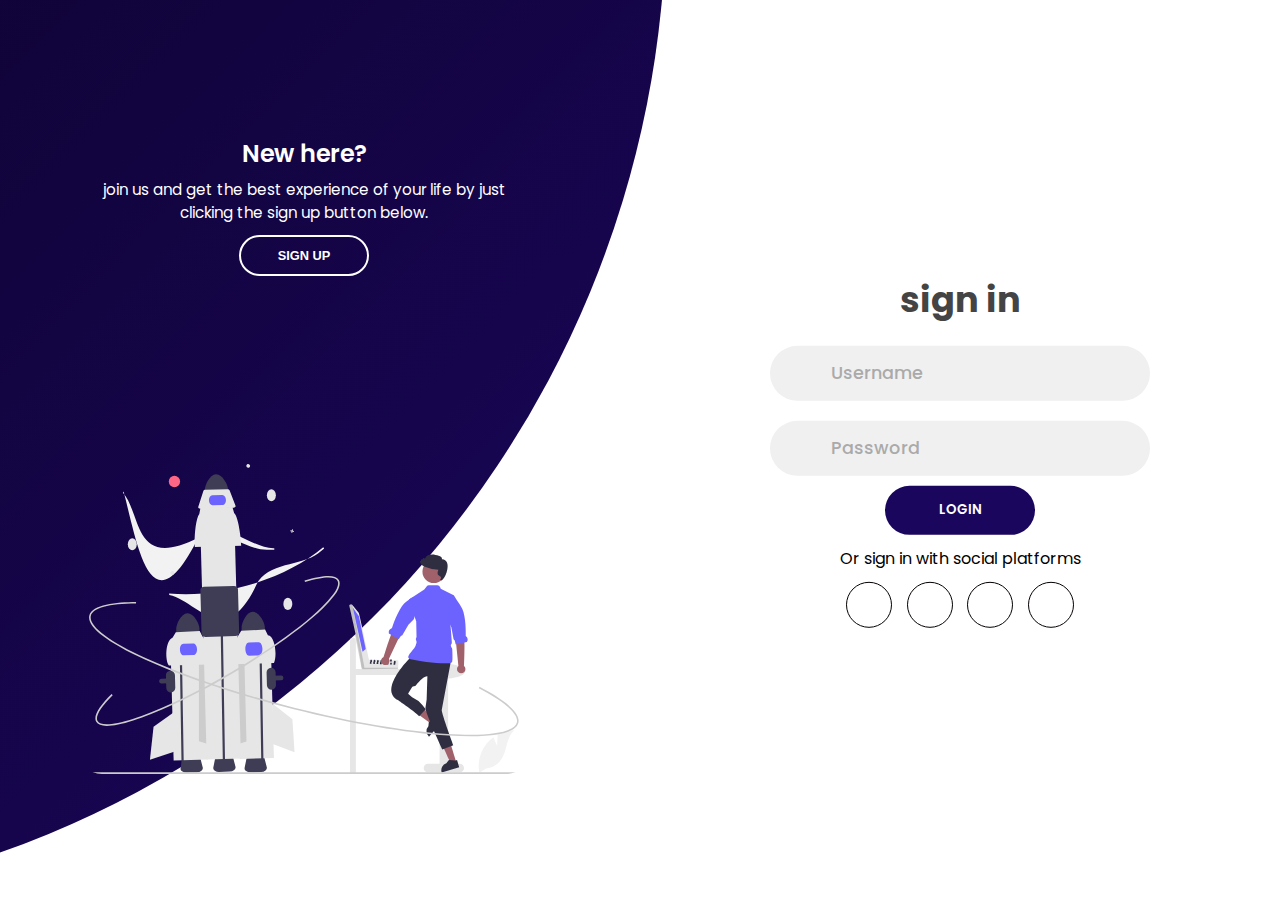
<file: index.html>
<!DOCTYPE html>
<html lang="en">
<head>
    <meta charset="UTF-8">
    <meta name="viewport" content="width=device-width, initial-scale=1.0">
    <link rel="stylesheet" href="https://cdnjs.cloudflare.com/ajax/libs/font-awesome/6.6.0/css/all.min.css" integrity="sha512-Kc323vGBEqzTmouAECnVceyQqyqdsSiqLQISBL29aUW4U/M7pSPA/gEUZQqv1cwx4OnYxTxve5UMg5GT6L4JJg==" 
    crossorigin="anonymous" referrerpolicy="no-referrer" />
    <title>sign In & Sign Up Form</title>
    <link rel="stylesheet" href="tristan.css">
</head>

<body>   
    <div class="container">
        <div class="forms-container">
            <div class="signin-signup">
                <form action="" class="sign-in-form">
                    <h2 class="title">sign in</h2>
                    <div class="input-field">
                        <i class="fas fa-user"></i>
                        <input type="text" placeholder="Username">
                    </div>
                    <div class="input-field">
                        <i class="fa-solid fa-lock"></i>
                        <input type="password" placeholder="Password">
                    </div>
                    <input type="submit" value="Login" class="btn solid">

                    <p class="social-text">Or sign in with social platforms</p>
                    <div class="social-media">
                        <a href="#" class="social-icon"><i class="fa-brands fa-facebook"></i>
                        </a>
                        <a href="#" class="social-icon"><i class="fa-brands fa-x-twitter"></i>
                        </a>
                        <a href="#" class="social-icon"><i class="fa-brands fa-google"></i>
                        </a>
                        <a href="#" class="social-icon"><i class="fa-brands fa-linkedin"></i>
                        </a>
                    </div>
                </form>
                <!-- second form -->

<form action="" class="sign-up-form">
                    <h2 class="title">sign up</h2>
                    <div class="input-field">
                        <i class="fas fa-user"></i>
                        <input type="username" placeholder="Username">
                    </div>
                    <div class="input-field">
                        <i class="fa-solid fa-envelope "></i>
                        <input type="text" placeholder="email">
                    </div>
                    <div class="input-field">
                        <i class=" fa-solid fa-lock"></i>
                        <input type="password" placeholder="Password">
                    </div>
                    <input type="submit" value="sign up" class="btn solid">

                    <p class="social-text">Or sign up with social platforms</p>
                    <div class="social-media">
                        <a href="#" class="social-icon"><i class="fa-brands fa-facebook"></i>
                        </a>
                        <a href="#" class="social-icon"><i class="fa-brands fa-x-twitter"></i>
                        </a>
                        <a href="#" class="social-icon"><i class="fa-brands fa-google"></i>
                        </a>
                        <a href="#" class="social-icon"><i class="fa-brands fa-linkedin"></i>
                        </a>
                    </div>
                </form>
            </div>
        </div>
        <div class="panels-container">
           <div class="panel left-panel">
             <div class="content">
                <h3>New here?</h3>
                <p>join us and get the best experience of your life by just clicking the sign up button below.</p>
                <button class="btn transparent" id="sign-up-btn">Sign up</button>
            </div>

            <img src="./image/first.svg" class="image" alt="">
           </div>

            <div class=" panel right-panel">
             <div class="content">
                 <h3>One of us ?</h3>
                 <p>Enter your login details and continue to enter your life.</p>
                 <button class="btn transparent" id="sign-in-btn">Sign in</button>
             </div>
 
             <img src="./image/second.svg" class="image" alt=""> 
        </div>
     </div>
    </div>

</body>
<script src="script.js"></script>
</html>
</file>
<file: tristan.css>
@import url("https://fonts.googleapis.com/css2?family=Poppins:wght@200;300;400;500;600;700;800&display=swap");

* {
    padding: 0;
    margin: 0;
    box-sizing: border-box;
}

body, input{
    font-family: 'poppins', sans-serif;
}
 
.container {
    position: relative;
    width: 100%;
    min-height: 100vh;
    background-color: #ffffff;
    overflow: hidden;
}

.container:before {
    content: '';
    position: absolute;
    width: 2000px;
    height: 2000px;
    border-radius: 50%;
    background: linear-gradient(-45deg, rgb(27, 6, 94),black);
    top: -10%;
    right: 48%;
    transform: translateY(-50%);
    z-index: 6;
    transition: 1.8s ease-in-out;
} 


.forms-container {
    position: absolute;
    width: 100%;
    height: 100%;
    top: 0;
    left: 0;
}

.signin-signup {  
    position: absolute;
    top: 50%;
    left: 75%;
    transform: translate(-50%, -50%);
    width: 50%;
    display: grid;
    grid-template-columns: 1fr;
    z-index: 5;
    transition: 1s 0.7s ease-in-out;
} 
form {
    display: flex;
    align-items: center;
    justify-content: center;
    flex-direction: column;
    padding: 0 5rem;
    overflow: hidden;
    grid-column: 1 / 2;
    grid-row: 1 / 2;
    transition: 0.2s 0.7s ease-in-out;
}
  form.sign-in-form {
    opacity: 01;
    z-index: 999;  
}

form.sign-up-form {
     z-index: 2;
     opacity: 0; 
}  

.title {
    font-size: 2.2rem;
    color: #444;
    margin-bottom: 10px;
}


.input-field {
    max-width: 380px;
    width: 100%;
    height: 55px;
    background-color: #f0f0f0;
    margin: 10px 0;
    border-radius: 55px;
    display: grid;
    grid-template-columns: 15% 85%;
    padding: 0 .4rem;
} 

.input-field i {
    text-align: center;
    line-height: 55px;
    color: #acacac;
    font-size: 1.1rem;
}

.input-field input {
    background: none;
    outline: none;
    border: none;
    line-height: 1;
    font-weight: 600;
    font-size: 1.1rem;
    color: #acacac;
} 

.input-field input::placeholder {
    color: #aaa;
    font-weight: 500;
} 



.btn {
    width: 150px;
    height: 49px;
    border: none;
    outline: none;
    border-radius: 49px;
    cursor: pointer;
    background-color: rgb(27, 6, 94);
    color: #fff;
    text-transform: uppercase;
    font-weight: 600;
    transition: .5s;
}

.btn:hover {
    background-color: black;
}

.social-text {
    padding: .7rem 0;
    font-size: 1rem;
}

.social-media {
    display: flex;
    justify-content: center;
}

.social-icon {
    height: 46px;
    width: 46px;
    border: 1px solid #050101;
    margin: 0 0.45rem;
    display: flex;
    justify-content: center;
    align-items: center;
    text-decoration: none;
    color: #333;
    font-size: 1.1rem;
    border-radius: 50%;
    transition: 0.3s;
    cursor: pointer;
}

.social-icon:hover {
    color: rgb(213, 8, 8);
    border-color: rgb(2, 1, 1);
}

.panels-container{
    position: absolute;
    width: 100;
    height: 100%;
    top: 0;
    left: 0;
    display: grid;
    grid-template-columns: repeat(2, 1fr);
}

.panel {
    display: flex;
    flex-direction: column;
    align-items: flex-end;
    justify-content: space-around;
    text-align: center;
    z-index: 7;
}

.left-panel {
    pointer-events: all;
    padding: 3rem 17% 2rem 12%;
}

.right-panel {
    pointer-events: none;
    padding: 3rem 12% 2rem 17%;
}

.panel .content {
    color: #fff;
    transition: .9s .6s ease-in-out;
}

.panel h3 {
    font-weight: 600;
    line-height: 1;
    font-size: 1.5rem;
}

.panel p {
    font-size: 0.95rem;
    padding: 0.7rem 0;
}

.btn.transparent {
    margin: 0;
    background: none;
    border: 2px solid #fff;
    width: 130px;
    height: 41px;
    font-weight: 600;
    font-size: 0.8rem;
}

.image {
    width: 100%;
    border-radius: 25px; 
    opacity: 8;
    transition: 1.1s .4s ease-in-out;
}

.right-panel .content, .right-panel .image {
    transform: translateX(800px);
}

.container.sign-up-mode:before {
    transform: translate(100%, -50%);
    right: 52%;
}

.container.sign-up-mode .left-panel .image,
.container.sign-up0-mode .left-panel .content {
    transform: translateX(-800px);
}

.container.sign-up-mode .right-panel .content, 
.container.sign-up-mode .right-panel .image {
    transform: translateX(0px);
}

.container.sign-up-mode .left-panel {
    pointer-events: none;
}         

.container.sign-up-mode .right-panel {
    pointer-events: all;
}

.container.sign-up-mode .signin-signup {
    left: 25%;
}

.container.sign-up-mode form.sign-in-form {
    z-index: 1;
    opacity: 0;
}

.container.sign-up-mode form.sign-up-form {
    z-index: 2;
    opacity: 1;
}

@media screen and (max-width: 870px) {
    .container {
        min-height: 800px;
        height: 100vh;
    }


    .container:before{
        width: 1500px;
        height: 1500px;
        left: 30%;
        bottom: 68%;
        transform: translateX(-50%);
        right: initial;
        top: initial;
        transition: 2s ease-in-out;
    }

    .signin-signup{
        width: 100%;
        left: 50%;
        top: 95%;
        transform: translate(-50%, -100%);
        transition: 1s 0.8s ease-in-out;
    }

    .panels-container{
        z-index: 10; 
        grid-template-columns: 1fr;
        grid-template-rows: 1fr 2fr 1fr;
    }

    .panel{
        flex-direction: row;
        justify-content: space-around;
        align-items: center;
        padding: 2.5rem 8%;
    }

    .panel .content{
        padding-right: 15%;
        transition: 0.9s 0.8s ease-in-out;
    }
    
    .panel h3{
        font-size: 1.2rem;
    }

    .panel p{
        font-size: 0.7rem;
        padding: 0.5rem 0;
    }

    .btn.transparent {
        width: 110px;
        height: 35px;
        font-size: 0.7rem;
    }

    .image {
        width: 200px;
        transition: 0.9s 0.6s ease-in-out;
    }
    
    .left-panel {
        grid-row: 1 / 2;
    }
    
    .right-panel {
        grid-row: 3 / 4;
    }
    
    .right-panel .content, .right-panel .image {
        transform: translateY(300px);
    }
    
    .container.sign-up-mode:before {
        transform: translate(-50%, 100%);
        bottom: 32%;
        right: initial;
    }

    .container.sign-up-mode .left-panel .image,
    .container.sign-up-mode .left-panel .content {
        transform: translateY(-300px);
    }

    
    .container.sign-up-mode .signin-signup {
        top: 5%;
        transform: translate(-50%, 0);
        left: 50%;
    }
}
</file>
